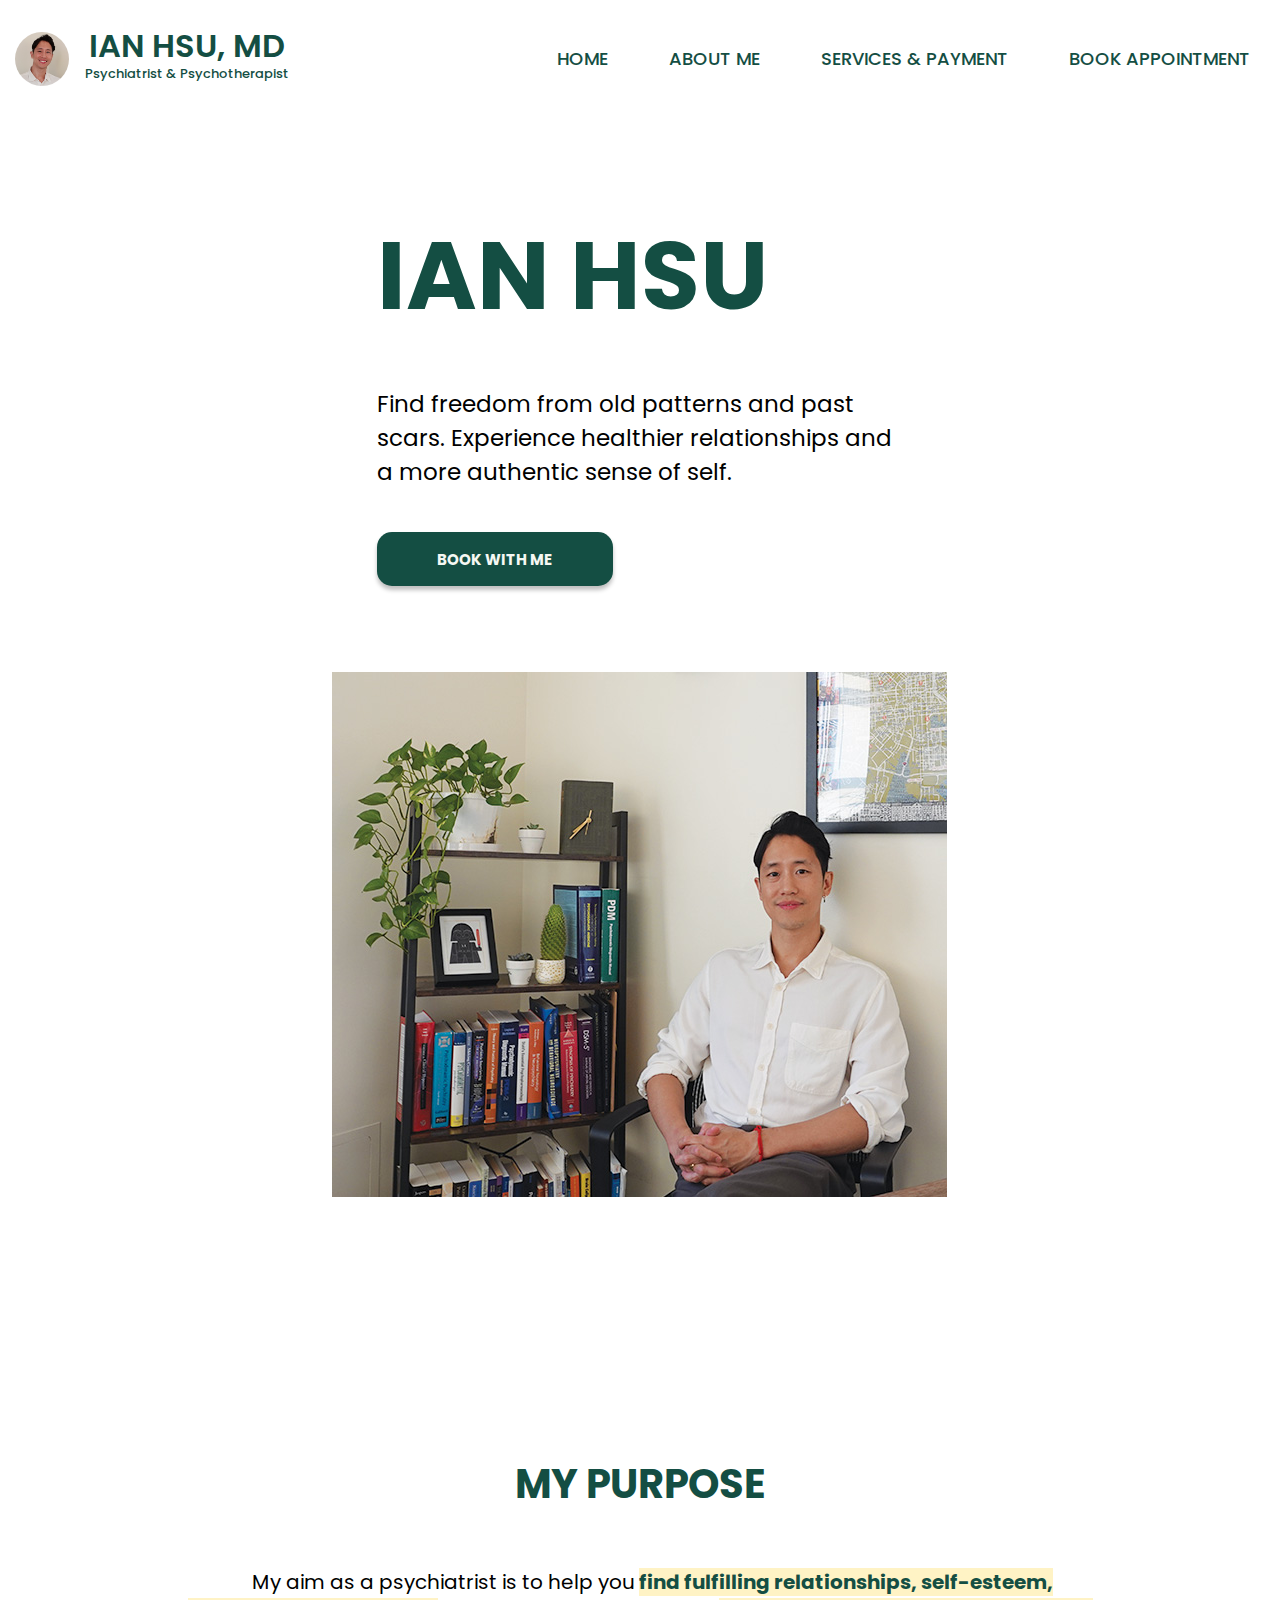
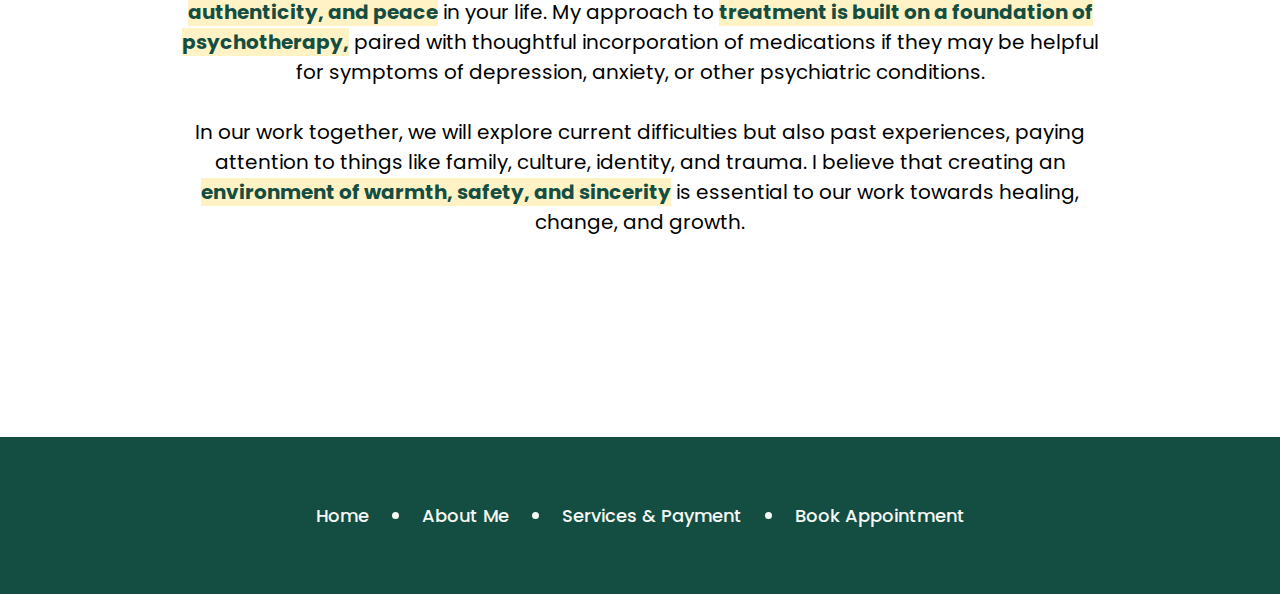
<file: index.html>
<html lang="en"></html>

<head>
  <meta charset="utf-8">
  <link href='https://fonts.googleapis.com/css?family=Poppins' rel='stylesheet'>
  <link rel="stylesheet" href="./index.css">
  <script src="./index.js"></script>
</head>

<body>
  <div id="non-footer">
  <!-- navigation bar -->
  <nav>
    <div class="leftside-navbar">
      <img class="image" src="./images/face.png" alt = "Ian Hsu">
      <div class="description">
        <p id="name">IAN HSU, MD</p>
        <p id="title">Psychiatrist & Psychotherapist</p>
      </div>
    </div>
    <a href="./" id="item1">HOME</a>
    <a href="./about.html" id="item2">ABOUT ME</a>
    <a href="./services.html" id="item3">SERVICES & PAYMENT</a>
    <a href="./contact.html" id="item4">BOOK APPOINTMENT</a>
  </nav>

  <!-- main content -->
  <main id="home">
    <div id="second-body">
      <div class="leftside-home">
        <h1>IAN HSU</h1>
        <p id = "home-description">Find freedom from old patterns and past scars. Experience healthier relationships and a more authentic sense of self. </p>
        <button id="home-button">BOOK WITH ME</button>
      </div>
      <img src="./images/home.jpg" alt="Ian Hsu">
    </div>

    <div>
      <h2>MY PURPOSE</h2>
      <p>&emsp; My aim as a psychiatrist is to help you <mark>find fulfilling relationships, self-esteem, authenticity, and peace</mark> in your life.
        My approach to <mark>treatment is built on a foundation of psychotherapy,</mark> paired with thoughtful incorporation of medications if they may be helpful for symptoms of depression, anxiety, or other psychiatric conditions.
        <br>
        <br>
      In our work together, we will explore current difficulties but also past experiences, paying attention to things like family, culture, identity, and trauma.
        I believe that creating an <mark>environment of warmth, safety, and sincerity</mark> is essential to our work towards healing, change, and growth.</p>
    </div>
  </main>
  </div>
</body>
<footer>
  <a href="./">Home</a>
  <div class="circle"></div>
  <a href="./about.html">About Me</a>
  <div class="circle"></div>
  <a href="./services.html">Services & Payment</a>
  <div class="circle"></div>
  <a href="./contact.html">Book Appointment</a>
</footer>
</html>
</file>
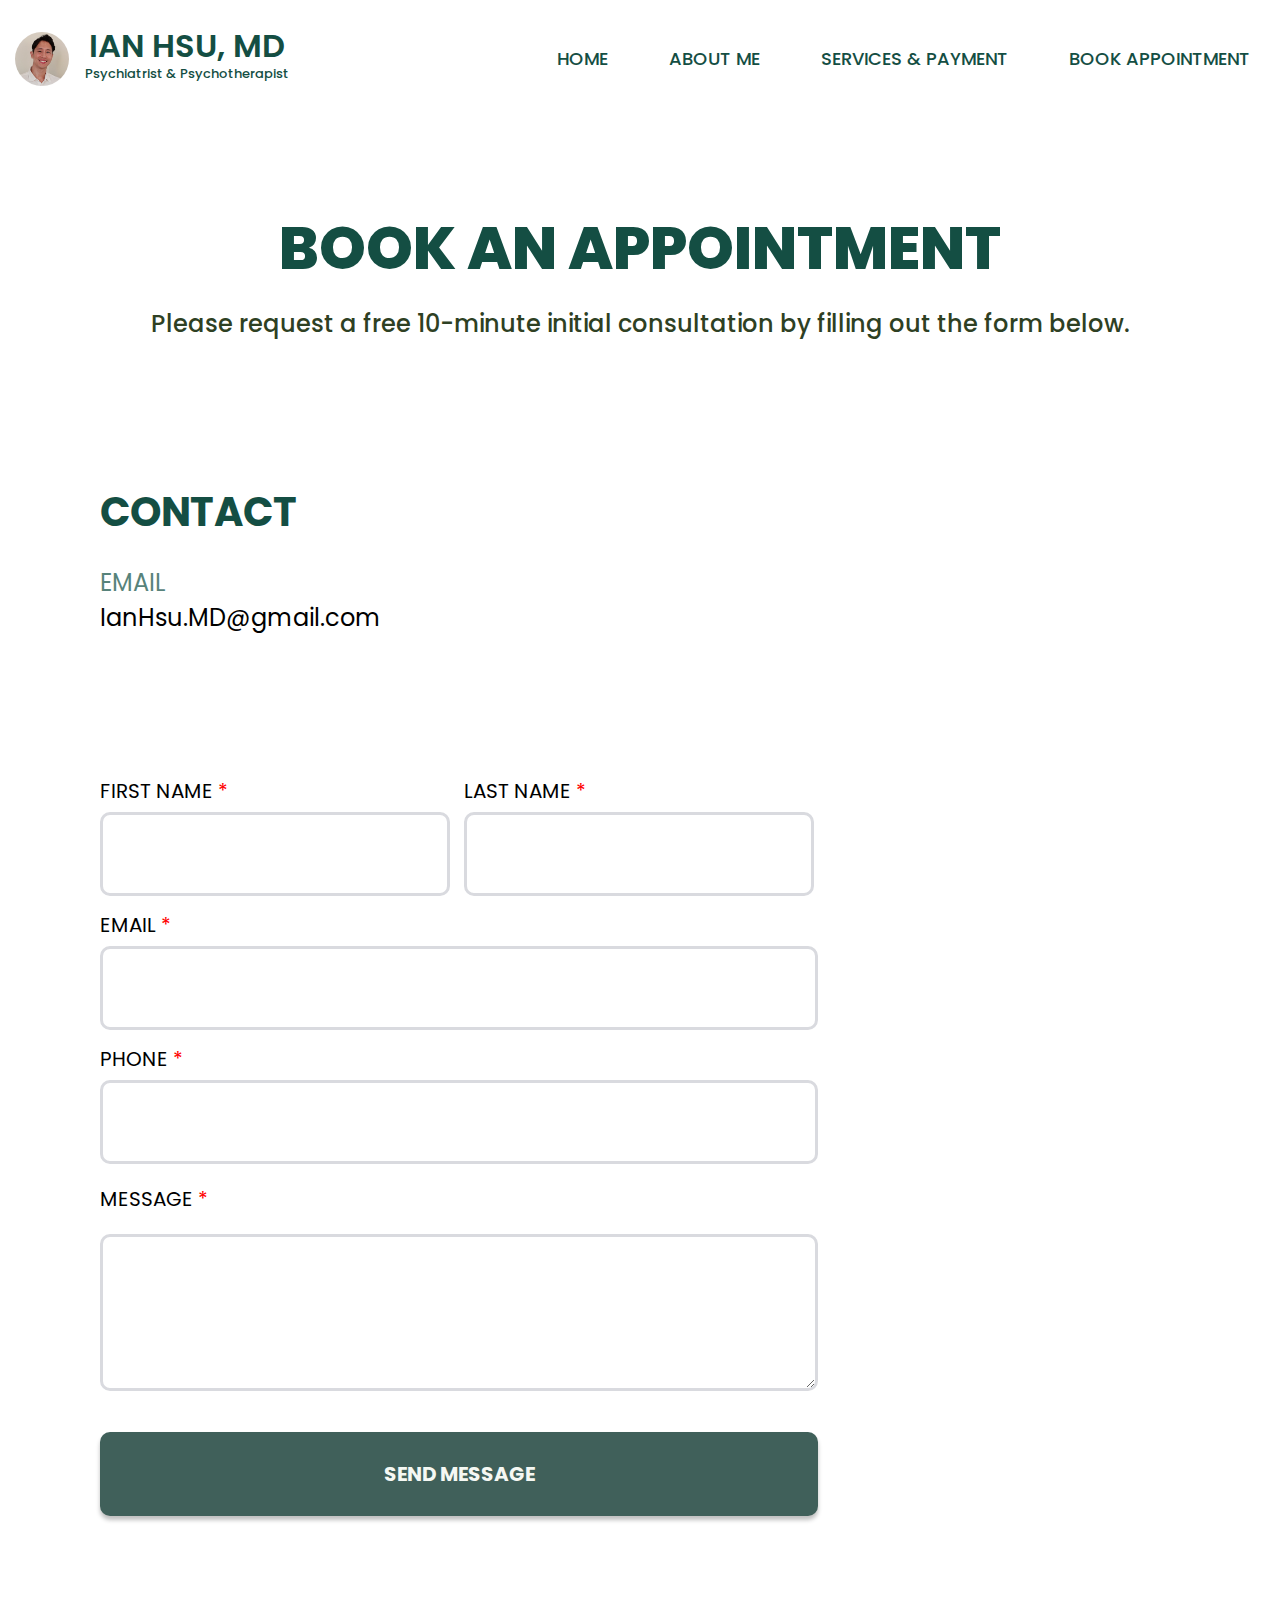
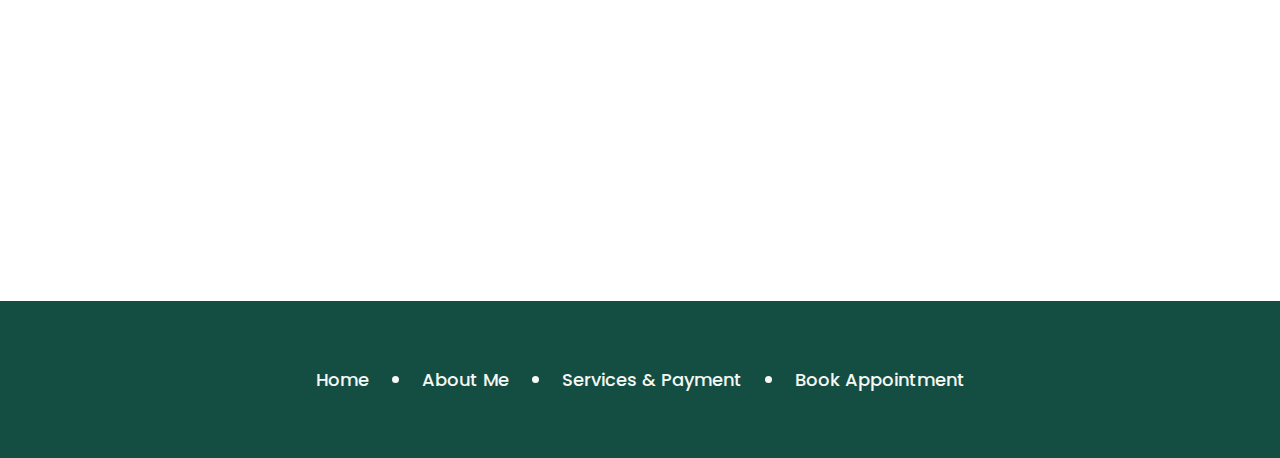
<file: contact.html>
<html lang="en"></html>

<head>
  <meta charset="utf-8">
  <link href='https://fonts.googleapis.com/css?family=Poppins' rel='stylesheet'>
  <link rel="stylesheet" href="./index.css">
  <script src="./index.js"></script>
</head>

<body>
  <div id="non-footer">
  <!-- navigation bar -->
  <nav>
    <div class="leftside-navbar">
      <img class="image" src="./images/face.png" alt = "Ian Hsu">
      <div class="description">
        <p id="name">IAN HSU, MD</p>
        <p id="title">Psychiatrist & Psychotherapist</p>
      </div>
    </div>
    <a href="./" id="item1">HOME</a>
    <a href="./about.html" id="item2">ABOUT ME</a>
    <a href="./services.html" id="item3">SERVICES & PAYMENT</a>
    <a href="./contact.html" id="item4">BOOK APPOINTMENT</a>
  </nav>

  <!-- main content -->
  <main id="contact">
    <h1>BOOK AN APPOINTMENT</h1>
    <p>Please request a free 10-minute initial consultation by filling out the form below.</p>
    <div id="contact-info">
      <div id="email">
        <h2>CONTACT</h2>
        <p>EMAIL</p>
        <p>IanHsu.MD@gmail.com</p>
      </div>
      <form action="https://formsubmit.co/IanHsu.MD@gmail.com" method="POST">
        <input type="hidden" name="_url" value="https://https://ianhsu-md.github.io/website/contact.html">
        <div id="firstlast">
          <div id="first" class='form-title'>
            <label for="fname"><p>FIRST NAME <span class="star">*</span></p></label>
            <input type="text" id="fname" name="first name" required>
          </div>
          <div class="form-title">
            <label for="lname"><p>LAST NAME <span class="star">*</span></p></label>
            <input type="text" id="lname" name="last name" required>
          </div>
      </div>
      <div class="form-section">
        <label for="email"><p>EMAIL <span class="star">*</span></p></label>
        <input type="text" id="email" name="email" required>
      </div>
      <div class="form-section">
        <label for="phone"><p>PHONE <span class="star">*</span></p></label>
        <input type="text" id="phone" name="phone" required>
      </div>
      <div class="form-section2">
        <label for="message"><p>MESSAGE <span class="star">*</span></p></label>
        <textarea name="message" required></textarea>
      </div>
      <div id="submit">
        <input type="submit" value="SEND MESSAGE" required>
      </div>
      </form>
    </div>
  </main>
  </div>
</body>
<footer>
  <a href="./">Home</a>
  <div class="circle"></div>
  <a href="./about.html">About Me</a>
  <div class="circle"></div>
  <a href="./services.html">Services & Payment</a>
  <div class="circle"></div>
  <a href="./contact.html">Book Appointment</a>
</footer>
</html>
</file>
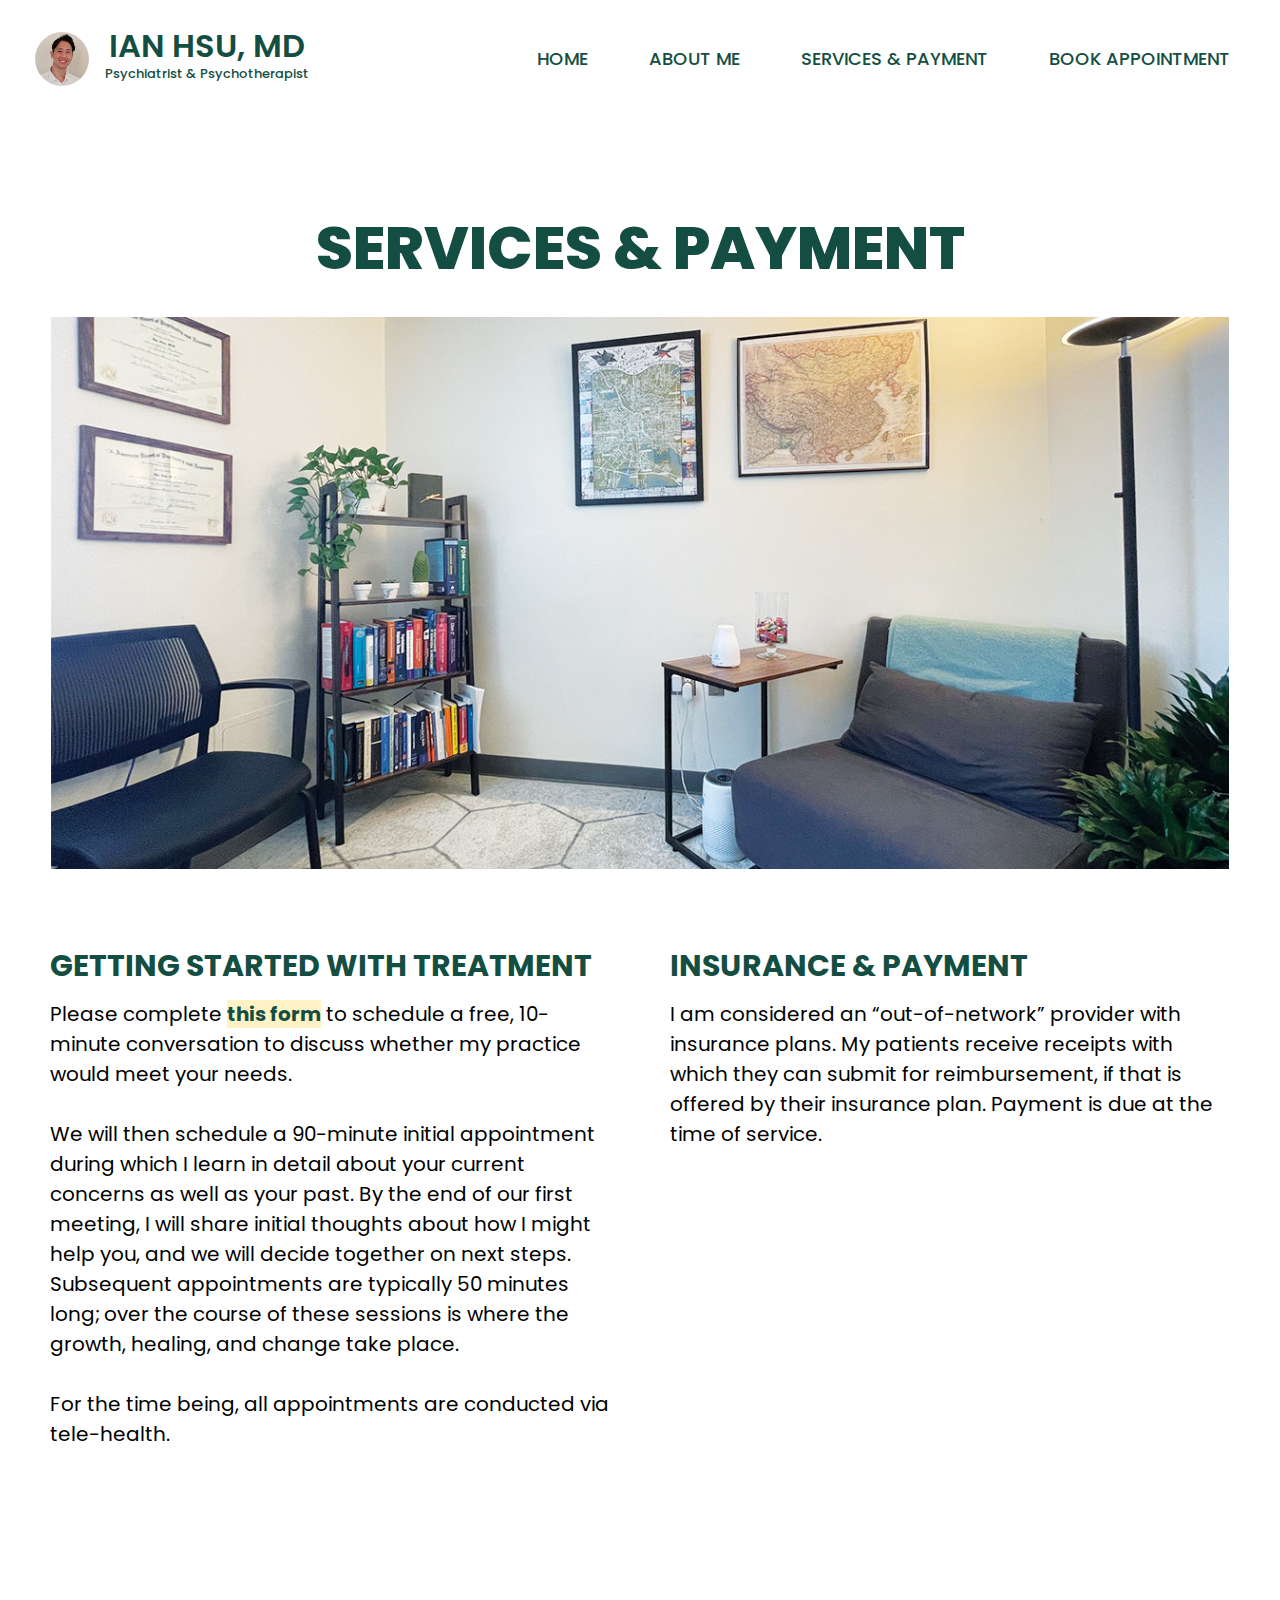
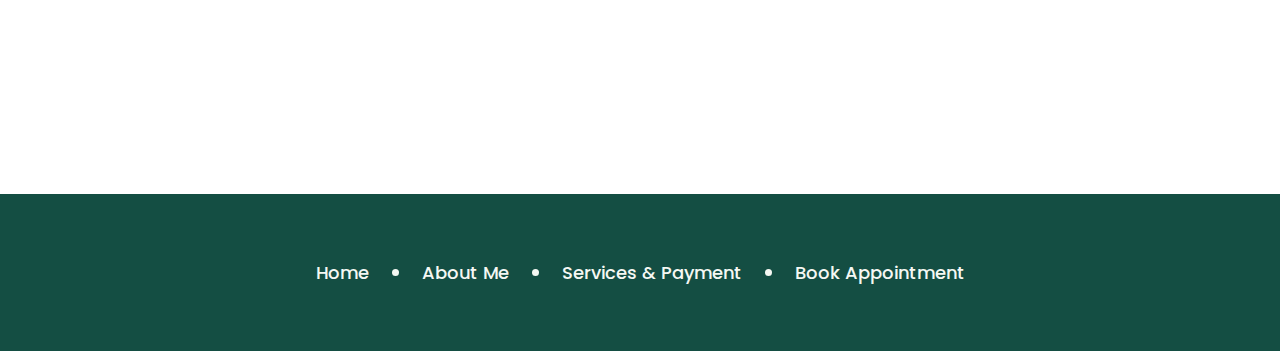
<file: services.html>
<html lang="en"></html>
  <head>
    <meta charset="utf-8">
    <link href='https://fonts.googleapis.com/css?family=Poppins' rel='stylesheet'>
    <link rel="stylesheet" href="./index.css">
    <script src="./index.js"></script>
  </head>

  <body id="services-body">
    <div id="non-footer">
      <!-- navigation bar -->
      <nav>
        <div class="leftside-navbar">
          <img class="image" src="./images/face.png" alt = "Ian Hsu">
          <div class="description">
            <p id="name">IAN HSU, MD</p>
            <p id="title">Psychiatrist & Psychotherapist</p>
          </div>
        </div>
        <a href="./" id="item1">HOME</a>
        <a href="./about.html" id="item2">ABOUT ME</a>
        <a href="./services.html" id="item3">SERVICES & PAYMENT</a>
        <a href="./contact.html" id="item4">BOOK APPOINTMENT</a>
      </nav>

    <!-- main content -->
    <main id="services">
      <div id="services-title">
        <h1>SERVICES & PAYMENT</h1>
        <img src="./images/room.jpg" alt="office">
      </div>
      <div id="services-information">
        <div id="treatment-information">
          <h2>GETTING STARTED WITH TREATMENT</h2>
          <p id="services-paragraph">Please complete <a href="./contact.html"><mark>this form</mark></a> to schedule a free, 10-minute conversation to discuss whether my practice would meet your needs.
          <br><br>
          We will then schedule a 90-minute initial appointment during which I learn in detail about your current concerns as well as your past.
          By the end of our first meeting, I will share initial thoughts about how I might help you, and we will decide together on next steps.
          Subsequent appointments are typically 50 minutes long; over the course of these sessions is where the growth, healing, and change take place.
          <br><br>
          For the time being, all appointments are conducted via tele-health.
          </p>
        </div>
        <div id="insurance-information">
          <h2>INSURANCE & PAYMENT</h2>
          <p>I am considered an “out-of-network” provider with insurance plans.
            My patients receive receipts with which they can submit for reimbursement, if that is offered by their insurance plan.
            Payment is due at the time of service.</p>
        </div>
      </div>
    </main>
    </div>
  </body>
  <footer>
    <a href="./">Home</a>
    <div class="circle"></div>
    <a href="./about.html">About Me</a>
    <div class="circle"></div>
    <a href="./services.html">Services & Payment</a>
    <div class="circle"></div>
    <a href="./contact.html">Book Appointment</a>
  </footer>
</html>
</file>
<file: index.css>
body {
  background: #FFF;
  margin:0px;
  padding:0px;
  display:flex;
  flex-direction:column;
  justify-content:center;
  align-items: center;
  overflow-x: auto;
}

#non-footer {
  max-width: 1440px;
}

#second-body {
  display: flex;
  flex-wrap: wrap;
  padding-left: 99px;
  justify-content: center;
}

#second-body img, h1 {
  /* padding-top:50px */
  padding-top: 86px;

}

nav {
  display: flex;
  height: 117px;
  flex-shrink: 0;
  /* margin-bottom: 86px; */
  justify-content: space-between;
  text-align: center;
  align-items: center;
  /* min-width: 500px; */

  /* for all text inside the nav bar */
  color: #144E43;
  text-align: center;
  font-size: 18px;
  font-family: 'Poppins';
  font-style: normal;
  font-weight: 500;
  line-height: normal;
  line-height: 117px;
}

nav > *:first-child {
  margin-right: auto;
}

.leftside-navbar {
  display: flex;
  /* text-align: center; */
  /* min-width: 250px; */
  align-items: center;
  flex-shrink: 0;
  line-height: 0;
  padding-left: 15px;
}

.description {
  align-content: flex-start;
  /* height: 53.538px; */
  display: flex;
  padding-left: 16px;
  flex-shrink: 0;
  flex-direction: column;
}


#name {
  font-weight: 600;
  font-size: 32px;
    /* height: 53.538px; */

  /* margin-bottom: 10px; */
  margin-top: 15px;
  margin-bottom: 15px;
  }

#title {
  font-size: 13px;
}

.image {
  width: 54px;
  height: 54px;
  object-fit: fill;
  /* flex-shrink: 0; */
  border-radius: 54px;
  /* background: url(./images/face.png), lightgray 50% / cover no-repeat; */
}

#item1 {
  width: 113px;
  height: 117px;
  flex-shrink: 0;
}

#item2 {
  width: 151px;
  height: 117px;
  flex-shrink: 0;
}

#item3 {
  width: 249px;
  height: 117px;
  flex-shrink: 0;
}

#item4 {
  width: 241px;
  height: 117px;
  flex-shrink: 0;
}

.leftside-home h1 {
  margin: 0;
  width: 400px;
  height: 140.329px;
  color: #144E43;
  font-size: 96px;
  font-family: Poppins;
  font-style: normal;
  font-weight: 700;
  line-height: normal;
}

#home-description {
  display: flex;
  width: 521px;
  height: 143px;
  flex-direction: column;
  justify-content: center;
  flex-shrink: 0;

  color: #000;
  font-size: 23px;
  font-family: Poppins;
  font-style: normal;
  font-weight: 400;
  line-height: normal;

  padding-right: 105px;
}

#home button {
  border-radius: 15px;
  background: #144E43;
  width: 236px;
  height: 54px;
  flex-shrink: 0;

  box-shadow: 0px 4px 4px 0px rgba(0, 0, 0, 0.25);

  color: var(--off-white, #F5F8F3);
  font-size: 15px;
  font-family: Poppins;
  font-style: normal;
  font-weight: 700;
  line-height: normal;
  border: none;

}

#home button:hover {
  background: #FFF0B4;
  color: var(--dark-green, #2E4023);
  font-size: 15px;
  font-family: Poppins;
  font-style: normal;
  font-weight: 700;
  line-height: normal;
}

#home img {
  object-fit: cover;
  padding-right: 100px;
  width: 615px;
  height: 525px;
}

h2 {
  color: #144E43;
  font-size: 40px;
  font-family: Poppins;
  font-style: normal;
  font-weight: 700;
  line-height: normal;
}

#home div:nth-child(2) {
  padding-top: 223px;
  padding-bottom: 80px;
  align-items: center;
  display: flex;
  flex-direction: column;
  justify-content: center;
  flex-shrink: 0;
}

#home div:nth-child(2) p {
  width: 921px;
  height: 290px;
  color: #000;
  text-align: center;
  font-size: 20px;
  font-family: Poppins;
  font-style: normal;
  font-weight: 400;
  line-height: normal;
}

mark {
  background-color: #FFF3C5;
  color: #144E43;
  font-weight: 700;
}

nav > a:hover{
  border-bottom: 5px solid #FFEEA9;
}

nav > a {
  text-decoration: none;
  color: inherit;
}

/* Footer */
footer {
  width: 100%;
  margin-top: 80px;
  min-width: 1110px;
  /* width: 100%; */
  height: 157px;
  justify-content: center;
  align-items: center;
  display: flex;
  background: #144E43;
  bottom: 0;
  padding-bottom: 0;
  /* width: 1440px; */
}

footer > .circle {
  width: 7px;
  height: 7px;
  flex-shrink: 0;
  border-radius: 7px;
  background: var(--off-white, #F5F8F3);
}

footer > a {
  display: flex;
  /* width: 56px; */
  height: 157px;
  padding-right: 23px;
  padding-left: 23px;
  justify-content: center;
  align-items: center;
  flex-shrink: 0;
  color: var(--off-white, #F5F8F3);
  font-size: 18px;
  font-family: Poppins;
  font-style: normal;
  font-weight: 500;
  line-height: normal;
  text-decoration: none;
}

footer > a:hover {
  color: #FFF0B4;
}

/* About us Page */

#about {
  margin-top: 86px;
  align-items: start;
  row-gap: 84px;
  column-gap: 88px;
  display:flex;
  flex-wrap: wrap;
  justify-content: center;

  flex-grow: 0;
  flex-shrink: 0;
  flex-basis: 1440px;
}

#about img {
  width: 573px;
  height: 809px;
  object-fit: cover;
}

#about-description h1 {
  padding-top: 0px;
  line-height: 0.75em;

  color: #144E43;
  font-size: 40px;
  font-family: Poppins;
  font-style: normal;
  font-weight: 700;
  margin: 0px;
}

#about-description p {
  padding-top: 25px;
  padding-bottom: 60px;
  /* display: flex; */
  width: 579px;
  height: 672px;
  /* flex-direction: column;
  justify-content: center; */
  margin: 0;
  flex-shrink: 0;

  color: #000;
  font-size: 24px;
  font-family: Poppins;
  font-style: normal;
  font-weight: 400;
  line-height: normal;
}

#expertise {
  /* display: flex; */
  width: 573px;
  /* flex-shrink: 0; */
}

#expertise h1 {
  margin: 0px;
  /* padding-top: 84px; */
  /* display: flex; */
  width: 417.743px;
  /* flex-direction: column; */
  flex-shrink: 0;
  padding-left: 9.5px;

  color: #144E43;
  font-size: 30px;
  font-family: Poppins;
  font-style: normal;
  font-weight: 700;
  line-height: normal;
}

#expertise ul {
  margin: 0px;
  /* padding-left: 16px; */
  /* padding-top: 36px; */
  padding-bottom: 176px;

  color: #000;
  font-size: 24px;
  font-family: Poppins;
  font-style: normal;
  font-weight: 400;
  line-height: normal;
}

#credentials {
  width: 579px;
}

#credentials h1 {
  display: flex;
  width: 237px;
  flex-direction: column;
  flex-shrink: 0;

  margin: 0;

  color: #144E43;
  font-size: 30px;
  font-family: Poppins;
  font-style: normal;
  font-weight: 700;
  line-height: normal;
}

#credentials p {
  margin: 0;
  width: 600px;
  padding-top: 22px;


  font-size: 18px;
  font-family: Poppins;
  font-style: normal;
  /* font-weight: 700; */
  line-height: normal;
}

b {
  display: inline;
}

/* services and payment page */
/*
#services {
  display: flex;
} */

#services-title {
  display: flex;
  align-items: center;
  justify-content: center;
  flex-direction: column;
}

#services h1 {
  /* display: flex; */
  width: 880px;
  height: 83px;
  /* flex-direction: column;
  justify-content: center; */
  /* flex-shrink: 0; */
  margin: 0;

  color: #144E43;
  text-align: center;
  font-size: 60px;
  font-family: Poppins;
  font-style: normal;
  font-weight: 800;
  line-height: normal;
}

#services img {
  /* object-fit: cover; */
  width: 95%;
  max-width: 1240px;
  height: 581px;
  height: auto;
  flex-shrink: 0;
  padding-top: 31px;
  padding-bottom: 74px;
}

#services-information {
  display: flex;
  flex-wrap: wrap;
  justify-content: center;
  flex-direction: row;
  justify-content: space-around;
  /* justify-content: space-between; */
  /* padding-left: 100px; */
}


#services-information h2 {
  color: #144E43;
  font-size: 30px;
  font-family: Poppins;
  font-style: normal;
  font-weight: 700;
  line-height: normal;

  margin: 0;
  /* padding-left: 100px; */
  padding-bottom: 10px;
}

#services-paragraph {
  /* padding-left: 100px; */
  width: 560px;
  height: 501px;

  color: #000;
  font-size: 20px;
  font-family: Poppins;
  font-style: normal;
  font-weight: 400;
  line-height: normal;
  margin:0;
  padding-bottom: 214px;
}

#insurance-information p {
  width: 560px;
  height: 220px;

  /* padding-left: 143px; */
  color: #000;
  font-size: 20px;
  font-family: Poppins;
  font-style: normal;
  font-weight: 400;
  line-height: normal;
  margin:0;
  padding-bottom: 214px;
}

a:link { text-decoration: none; }


/* BOOK AN APPOINTMENT */
#contact h1 {
  margin: 0;
  text-align: center;
  /* padding-top: 86px; */

  color: #144E43;
  text-align: center;
  font-size: 60px;
  font-family: Poppins;
  font-style: normal;
  font-weight: 800;
  line-height: normal;
}

#contact h1 + p {
  color: #2E4023;
  font-size: 24px;
  font-family: Poppins;
  font-style: normal;
  font-weight: 500;
  line-height: normal;

  padding-top: 13px;
  margin: 0px;
  text-align: center;
}

#contact h2 {
  color: #144E43;
  font-size: 40px;
  font-family: Poppins;
  font-style: normal;
  font-weight: 700;
  line-height: normal;

  padding-top: 141px;
  margin: 0;
}

#contact h2 + p {
  color: var(--blue-green, #57837B);
  font-size: 24px;
  font-family: Poppins;
  font-style: normal;
  font-weight: 400;
  line-height: normal;

  margin: 0;
  padding-top: 23px;
}

#contact p + p {
  margin: 0;

  color: #000;
  font-size: 24px;
  font-family: Poppins;
  font-style: normal;
  font-weight: 400;
  line-height: normal;
}

#firstlast input {
  border-radius: 10px;
  border: 3px solid #D9DADF;
  width: 350.215px;
  height: 84px;
  flex-shrink: 0;
}

label {
  margin: 0;
  display: flex;
  width: 147.582px;
  flex-direction: column;
  justify-content: center;
  flex-shrink: 0;

  color: #000;
  font-size: 20px;
  font-family: Poppins;
  font-style: normal;
  font-weight: 400;
  line-height: normal;
}

#contact {
  display: flex;
  flex-wrap: wrap;
  /* justify-content: center; */
  flex-direction: column;
}

#contact-info {
  display: flex;
  flex-wrap: wrap;
  /* justify-content: center; */
  /* flex-shrink: 0; */
  padding-left: 100px;
  /* justify-content: space-between; */
}

#email {
  padding-right: 245px;
}

#firstlast {
  padding-top: 141px;
  display: flex;
  /* padding-left: 245px; */
}

#first {
  padding-right: 14.06px;
  display: flex;
  flex-direction: column;
}

.form-title p {
  padding-bottom: 6px;
  margin: 0px;
}

.star {
  color: #F00;
  font-family: Poppins;
  font-size: 20px;
  font-style: normal;
  font-weight: 400;
  line-height: normal;
}

input {
  width: 718px;
  height: 84px;
  border-radius: 10px;
  border: 3px solid #D9DADF;
}

/* .form-section, .form-section2, #submit {
  padding-left: 245px;
} */

.form-section p {
  margin: 0px;
  padding-top: 14px;
  padding-bottom: 6px;
}

.form-section2 input {
  height: 157px;
}

input[type=submit] {
  border-radius: 10px;
  background: #40605A;
  box-shadow: 0px 4px 4px 0px rgba(0, 0, 0, 0.25);
  width: 718px;
  height: 84px;
  border:none;

  color: var(--off-white, #F5F8F3);
  font-family: Poppins;
  font-size: 20px;
  font-style: normal;
  font-weight: 700;
  line-height: normal;
}

#submit {
  padding-top: 41px;
  padding-bottom: 289px;
}

input[type=submit]:hover {
  border-radius: 10px;
  background: #FFF0B4;
  box-shadow: 0px 4px 4px 0px rgba(0, 0, 0, 0.25);

  color: var(--darky-green, #636D5D);
  font-family: Poppins;
  font-size: 20px;
  font-style: normal;
  font-weight: 700;
  line-height: normal;
}

textarea {
  width: 718px;
  height: 157px;
  border-radius: 10px;
  border: 3px solid #D9DADF;

  color: rgba(0, 0, 0, 0.60);
  /* text-align: center; */
  font-family: Poppins;
  font-size: 20px;
  font-style: normal;
  font-weight: 400;
  line-height: normal;
}

input[type=text] {
  color: rgba(0, 0, 0, 0.60);
  /* text-align: center; */
  font-family: Poppins;
  font-size: 20px;
  font-style: normal;
  font-weight: 400;
  line-height: normal;
}
</file>
